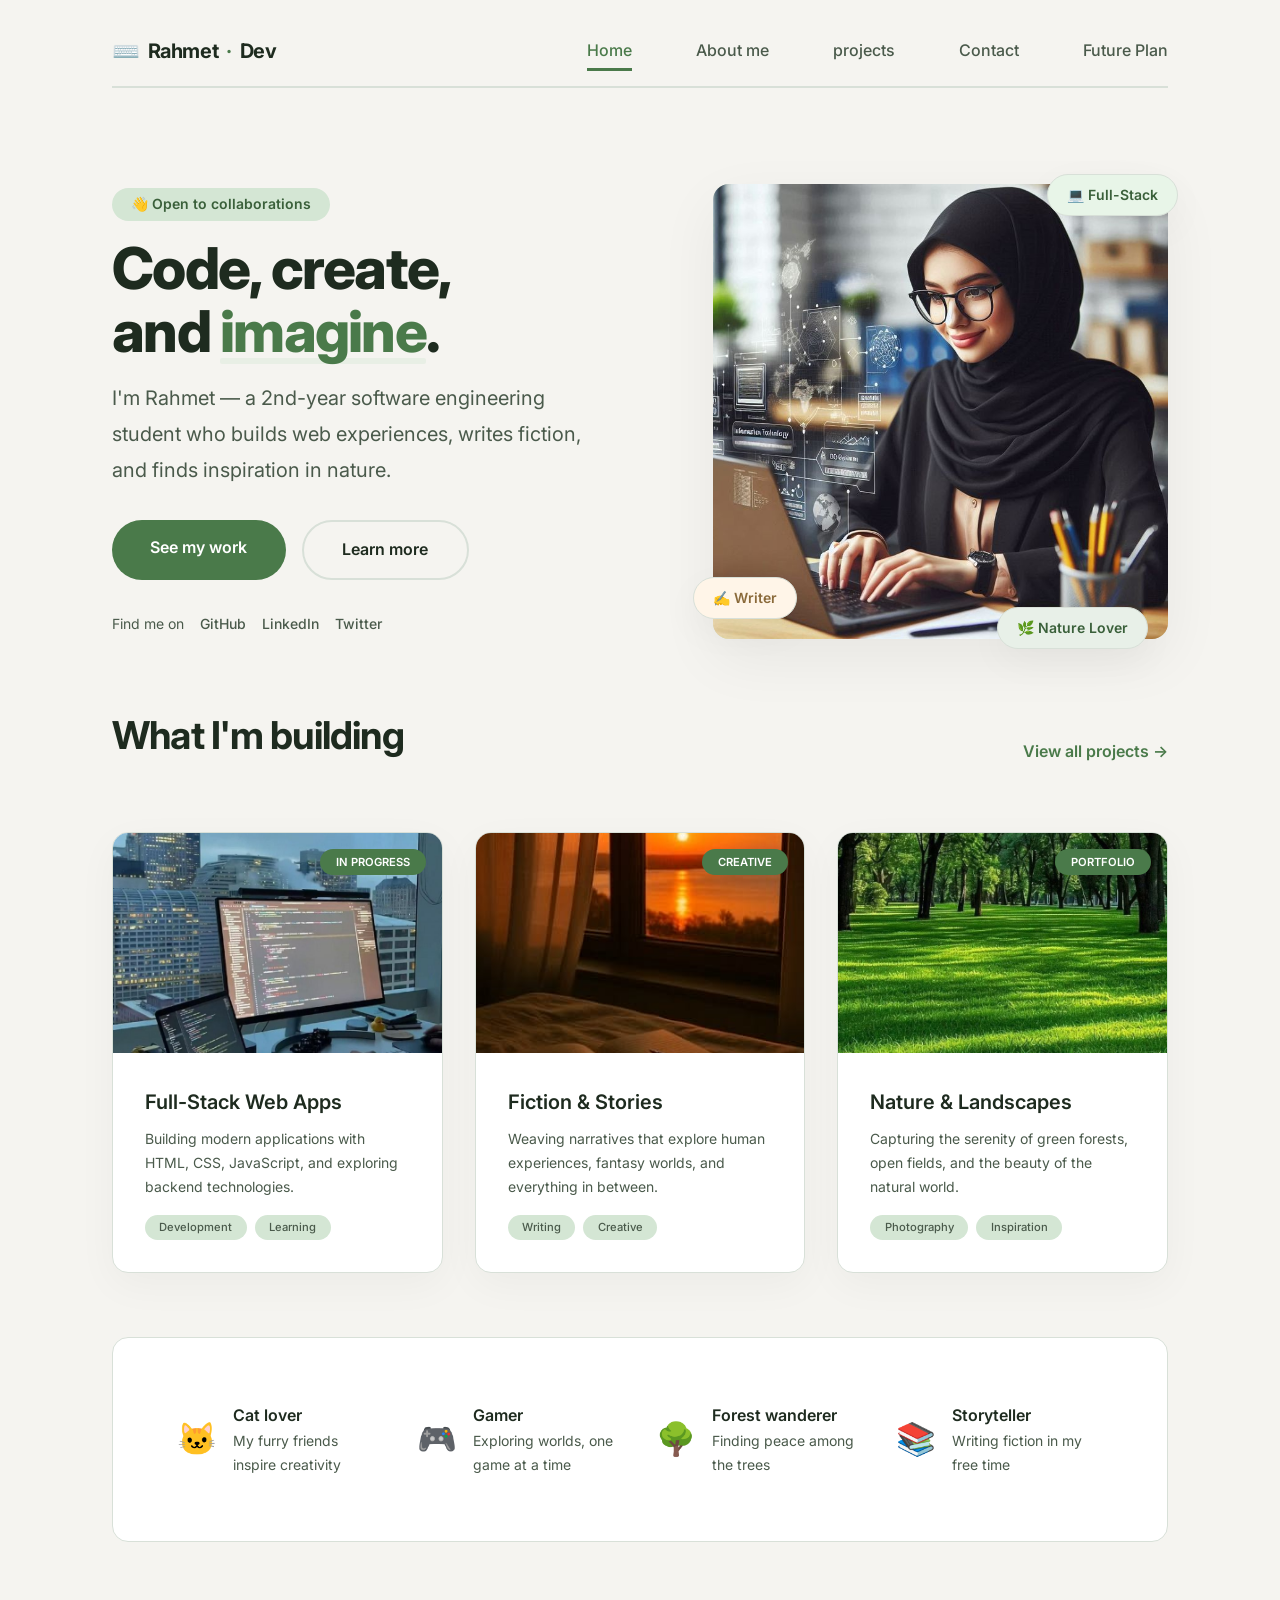
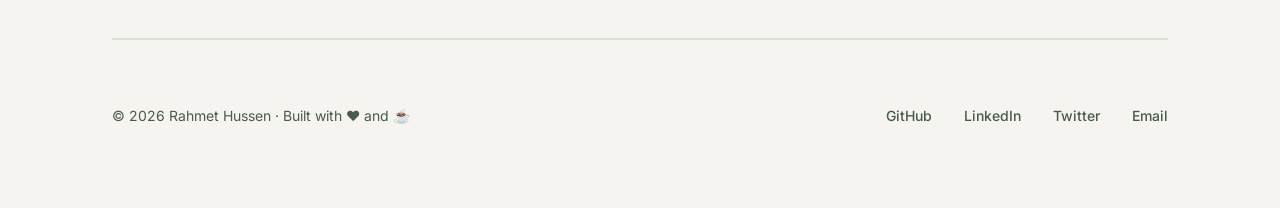
<file: index.html>
<!doctype html>
<html lang="en">
  <head>
    <meta charset="UTF-8" />
    <meta name="viewport" content="width=device-width, initial-scale=1.0" />
    <title>Rahmet Hussen · Developer & Creative</title>
    <link rel="stylesheet" href="style.css" />
  </head>
  <body>
    <div class="container">
      <nav class="nav">
        <div class="nav__logo">
          <span class="logo-icon">⌨️</span>
          Rahmet<span>·</span>Dev
        </div>
        <ul class="nav__links">
          <li><a href="index.html" class="active">Home</a></li>
          <li><a href="about.html">About me</a></li>
          <li><a href="projects.html">projects</a></li>
          <li><a href="contact.html">Contact</a></li>
          <li><a href="future-plan.html">Future Plan</a></li>
        </ul>
      </nav>

      <header class="hero">
        <div class="hero__content">
          <span class="hero__badge">👋 Open to collaborations</span>
          <h1>
            Code, create, <br />and <span class="highlight">imagine</span>.
          </h1>
          <p class="hero__tagline">
            I'm Rahmet — a 2nd-year software engineering student who builds web
            experiences, writes fiction, and finds inspiration in nature.
          </p>
          <div class="hero__buttons">
            <a href="projects.html" class="btn btn-primary">See my work</a>
            <a href="about.html" class="btn btn-outline">Learn more</a>
          </div>
          <div class="hero__social">
            <span>Find me on</span>
            <a href="#">GitHub</a>
            <a href="#">LinkedIn</a>
            <a href="#">Twitter</a>
          </div>
        </div>
        <div class="hero__image-wrapper">
          <div class="hero__image">
            <img src="my image.jpg" alt="Rahmet Hussen" />
          </div>
          <div class="hero__floating-tag tag-dev">💻 Full-Stack</div>
          <div class="hero__floating-tag tag-writer">✍️ Writer</div>
          <div class="hero__floating-tag tag-nature">🌿 Nature Lover</div>
        </div>
      </header>

      <section class="featured">
        <div class="section-header">
          <h2>What I'm building</h2>
          <a href="projects.html" class="view-all">View all projects →</a>
        </div>
        <div class="featured-grid">
          <article class="project-card">
            <div class="project-card__image">
              <img src="project image.jpg" alt="Full-Stack Development" />
              <span class="card-badge">In Progress</span>
            </div>
            <div class="project-card__body">
              <h3>Full-Stack Web Apps</h3>
              <p>
                Building modern applications with HTML, CSS, JavaScript, and
                exploring backend technologies.
              </p>
              <div class="card-footer">
                <span class="tag">Development</span>
                <span class="tag">Learning</span>
              </div>
            </div>
          </article>

          <article class="project-card">
            <div class="project-card__image">
              <img src="writing image.jpg" alt="Fiction Writing" />
              <span class="card-badge">Creative</span>
            </div>
            <div class="project-card__body">
              <h3>Fiction &amp; Stories</h3>
              <p>
                Weaving narratives that explore human experiences, fantasy
                worlds, and everything in between.
              </p>
              <div class="card-footer">
                <span class="tag">Writing</span>
                <span class="tag">Creative</span>
              </div>
            </div>
          </article>
          <article class="project-card">
            <div class="project-card__image">
              <img src="field image.jpg" alt="Nature Photography" />
              <span class="card-badge">Portfolio</span>
            </div>
            <div class="project-card__body">
              <h3>Nature &amp; Landscapes</h3>
              <p>
                Capturing the serenity of green forests, open fields, and the
                beauty of the natural world.
              </p>
              <div class="card-footer">
                <span class="tag">Photography</span>
                <span class="tag">Inspiration</span>
              </div>
            </div>
          </article>
        </div>
      </section>

      <section class="quick-links">
        <div class="quick-link-item">
          <span class="quick-icon">🐱</span>
          <div>
            <h4>Cat lover</h4>
            <p>My furry friends inspire creativity</p>
          </div>
        </div>
        <div class="quick-link-item">
          <span class="quick-icon">🎮</span>
          <div>
            <h4>Gamer</h4>
            <p>Exploring worlds, one game at a time</p>
          </div>
        </div>
        <div class="quick-link-item">
          <span class="quick-icon">🌳</span>
          <div>
            <h4>Forest wanderer</h4>
            <p>Finding peace among the trees</p>
          </div>
        </div>
        <div class="quick-link-item">
          <span class="quick-icon">📚</span>
          <div>
            <h4>Storyteller</h4>
            <p>Writing fiction in my free time</p>
          </div>
        </div>
      </section>

      <footer>
        <div class="footer-content">
          <p>© 2026 Rahmet Hussen · Built with ❤️ and ☕</p>
          <div class="footer-links">
            <a href="#">GitHub</a>
            <a href="#">LinkedIn</a>
            <a href="#">Twitter</a>
            <a href="#">Email</a>
          </div>
        </div>
      </footer>
    </div>
  </body>
</html>
</file>
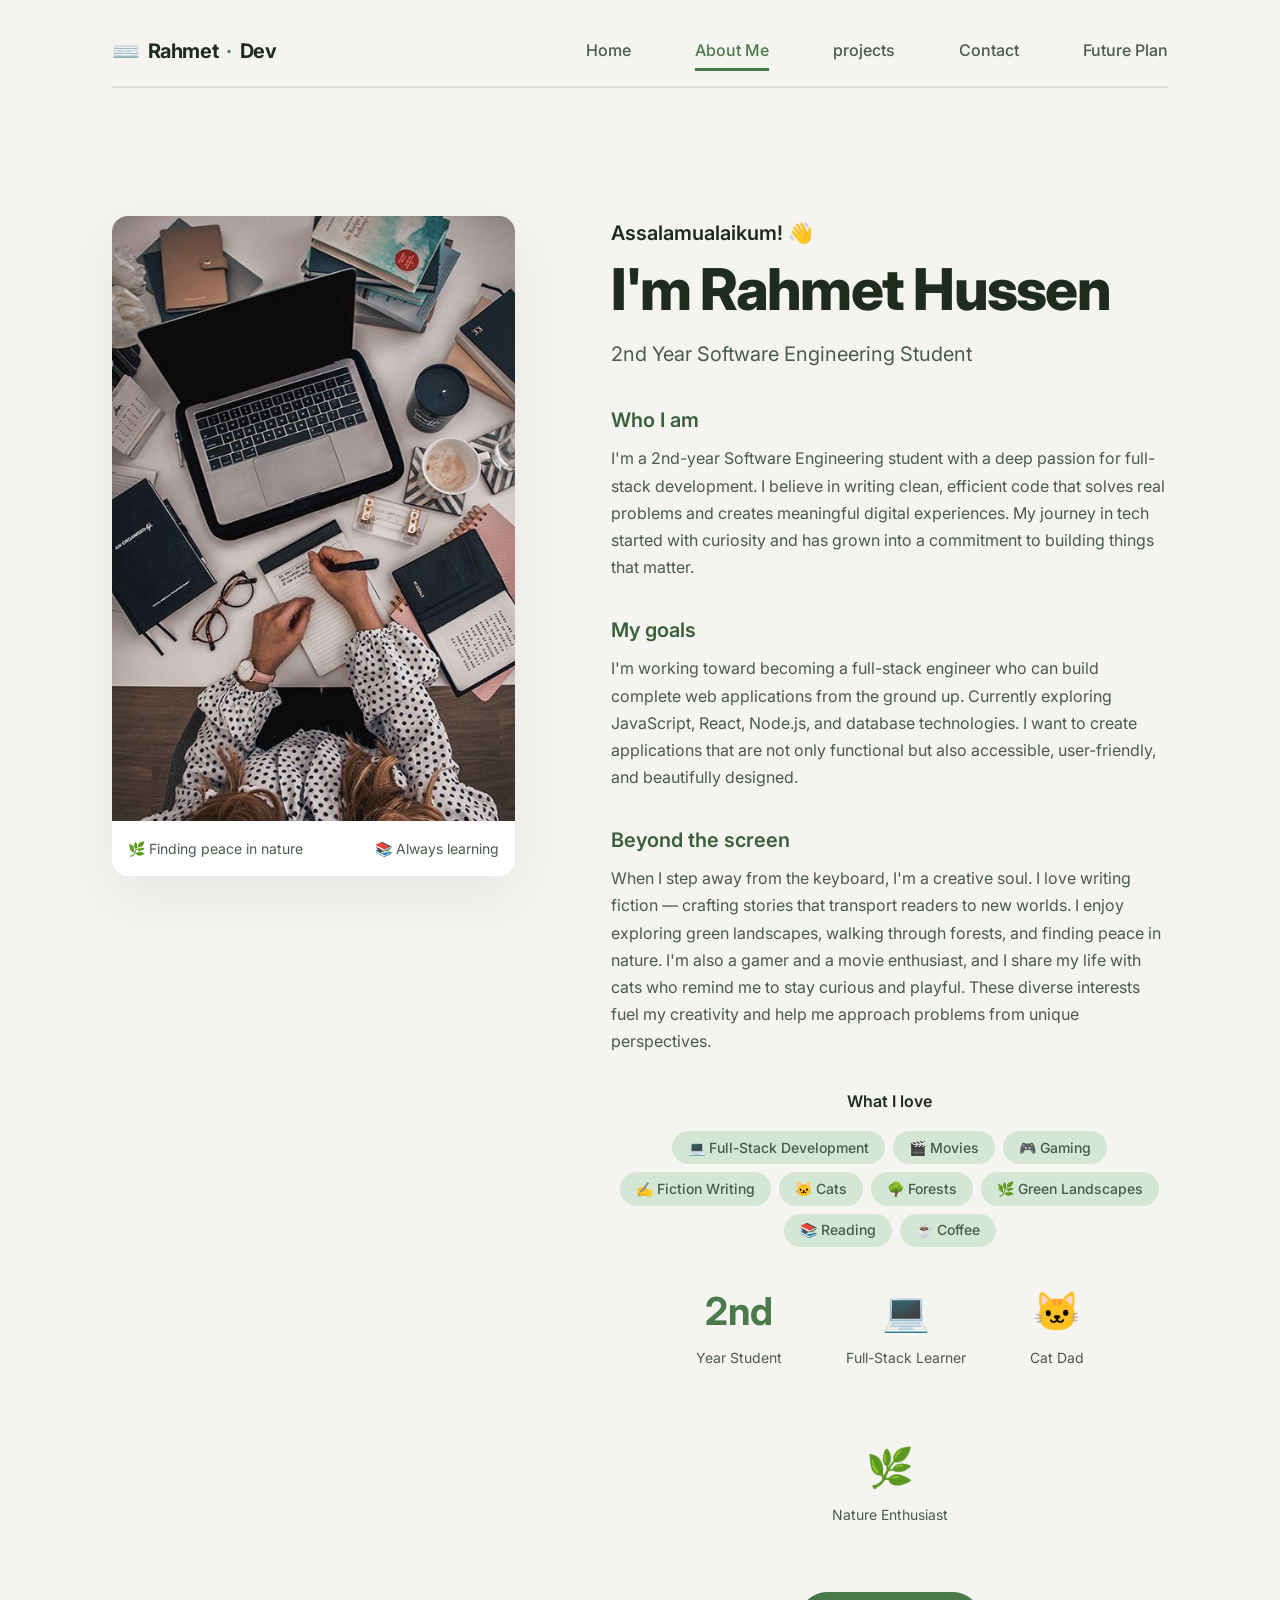
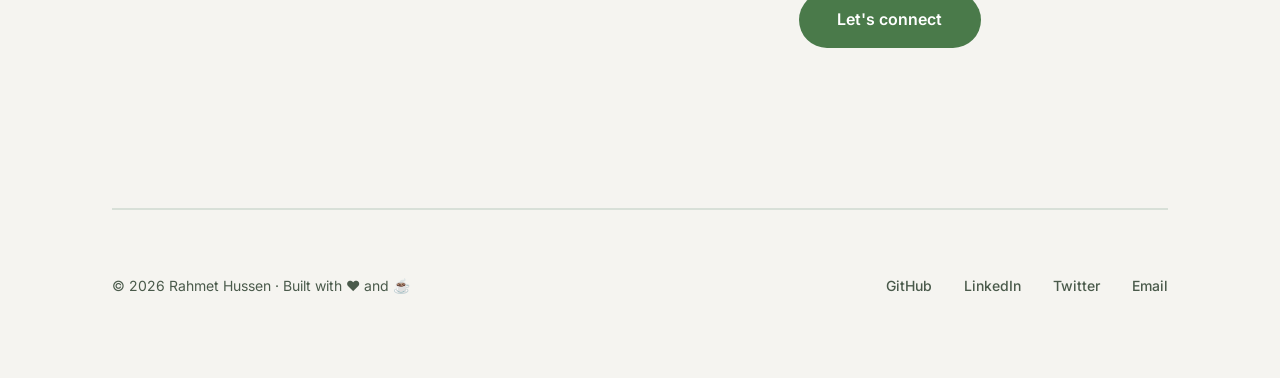
<file: about.html>
<!doctype html>

<html lang="en">
  <head>
    <meta charset="UTF-8" />
    <meta name="viewport" content="width=device-width, initial-scale=1.0" />
    <title>Rahmet Hussen · About Me</title>
    <link rel="stylesheet" href="style.css" />
  </head>
  <body>
    <div class="container">
      <nav class="nav">
        <div class="nav__logo">
          <span class="logo-icon">⌨️</span>
          Rahmet<span>·</span>Dev
        </div>
        <ul class="nav__links">
          <li><a href="index.html">Home</a></li>
          <li><a href="about.html" class="active">About Me</a></li>
          <li><a href="projects.html">projects</a></li>
          <li><a href="contact.html">Contact</a></li>
          <li><a href="future-plan.html">Future Plan</a></li>
        </ul>
      </nav>

      <section class="about-page">
        <div class="about-grid">
          <div class="about-grid__image">
            <img src="about image.jpg" alt="Rahmet Hussen" />
            <div class="image-caption">
              <span>🌿 Finding peace in nature</span>
              <span>📚 Always learning</span>
            </div>
          </div>
          <div class="about-grid__text">
            <div class="about-header">
              <span class="about-greeting">Assalamualaikum! 👋</span>
              <h1>I'm Rahmet Hussen</h1>
              <p class="role">2nd Year Software Engineering Student</p>
            </div>

            <div class="about-story">
              <h3>Who I am</h3>
              <p>
                I'm a 2nd-year Software Engineering student with a deep passion
                for full-stack development. I believe in writing clean,
                efficient code that solves real problems and creates meaningful
                digital experiences. My journey in tech started with curiosity
                and has grown into a commitment to building things that matter.
              </p>
            </div>

            <div class="about-story">
              <h3>My goals</h3>
              <p>
                I'm working toward becoming a full-stack engineer who can build
                complete web applications from the ground up. Currently
                exploring JavaScript, React, Node.js, and database technologies.
                I want to create applications that are not only functional but
                also accessible, user-friendly, and beautifully designed.
              </p>
            </div>

            <div class="about-story">
              <h3>Beyond the screen</h3>
              <p>
                When I step away from the keyboard, I'm a creative soul. I love
                writing fiction — crafting stories that transport readers to new
                worlds. I enjoy exploring green landscapes, walking through
                forests, and finding peace in nature. I'm also a gamer and a
                movie enthusiast, and I share my life with cats who remind me to
                stay curious and playful. These diverse interests fuel my
                creativity and help me approach problems from unique
                perspectives.
              </p>
            </div>

            <!-- ===== ONLY THESE ARE CENTERED ===== -->
            <div class="about-interests-center">
              <h4>What I love</h4>
              <div class="interest-tags-center">
                <span class="interest-tag">💻 Full-Stack Development</span>
                <span class="interest-tag">🎬 Movies</span>
                <span class="interest-tag">🎮 Gaming</span>
                <span class="interest-tag">✍️ Fiction Writing</span>
                <span class="interest-tag">🐱 Cats</span>
                <span class="interest-tag">🌳 Forests</span>
                <span class="interest-tag">🌿 Green Landscapes</span>
                <span class="interest-tag">📚 Reading</span>
                <span class="interest-tag">☕ Coffee</span>
              </div>
            </div>

            <div class="about-stats-center">
              <div>
                <span class="stat-number">2nd</span>
                <span class="stat-label">Year Student</span>
              </div>
              <div>
                <span class="stat-number">💻</span>
                <span class="stat-label">Full-Stack Learner</span>
              </div>
              <div>
                <span class="stat-number">🐱</span>
                <span class="stat-label">Cat Dad</span>
              </div>
              <div>
                <span class="stat-number">🌿</span>
                <span class="stat-label">Nature Enthusiast</span>
              </div>
            </div>

            <div class="about-btn-center">
              <a href="contact.html" class="btn btn-primary">Let's connect</a>
            </div>
          </div>
        </div>
      </section>

      <footer>
        <div class="footer-content">
          <p>© 2026 Rahmet Hussen · Built with ❤️ and ☕</p>
          <div class="footer-links">
            <a href="#">GitHub</a>
            <a href="#">LinkedIn</a>
            <a href="#">Twitter</a>
            <a href="#">Email</a>
          </div>
        </div>
      </footer>
    </div>
  </body>
</html>
</file>
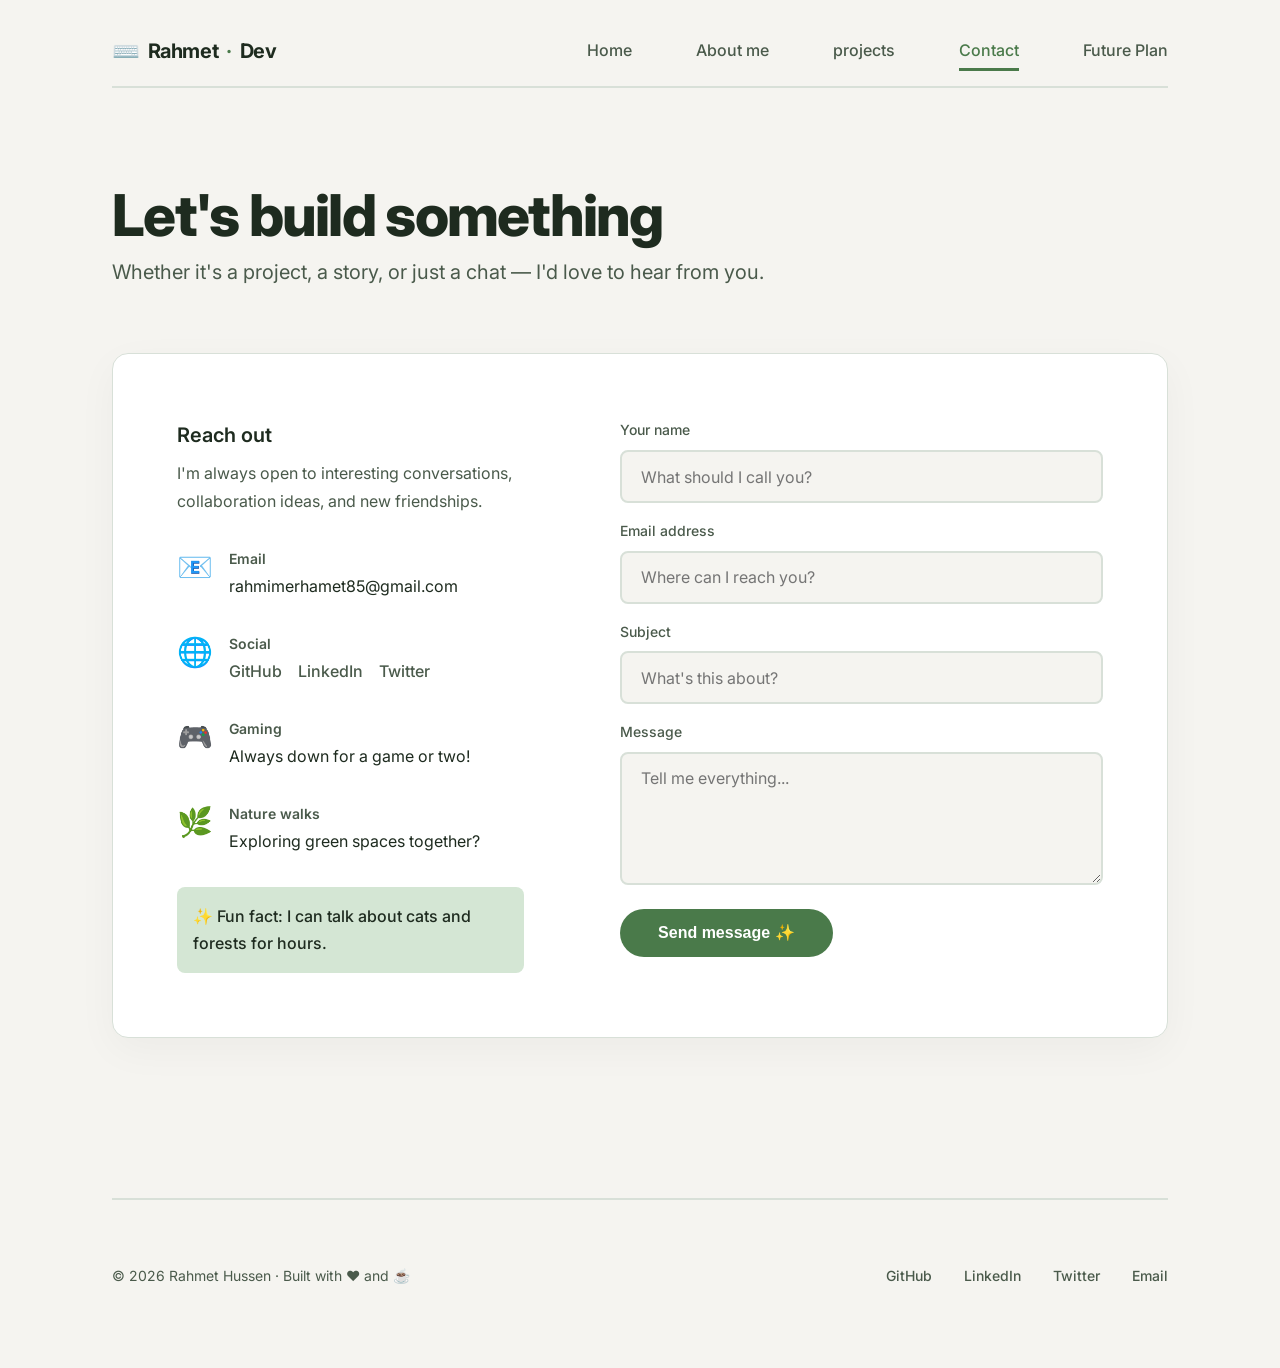
<file: contact.html>
<!doctype html>
<html lang="en">
  <head>
    <meta charset="UTF-8" />
    <meta name="viewport" content="width=device-width, initial-scale=1.0" />
    <title>Rahmet Hussen · Contact</title>
    <link rel="stylesheet" href="style.css" />
  </head>
  <body>
    <div class="container">
      <nav class="nav">
        <div class="nav__logo">
          <span class="logo-icon">⌨️</span>
          Rahmet<span>·</span>Dev
        </div>
        <ul class="nav__links">
          <li><a href="index.html">Home</a></li>
          <li><a href="about.html">About me</a></li>
          <li><a href="projects.html">projects</a></li>
          <li><a href="contact.html" class="active">Contact</a></li>
          <li><a href="future-plan.html">Future Plan</a></li>
        </ul>
      </nav>

      <section class="contact-page">
        <div class="page-header">
          <h1>Let's build something</h1>
          <p class="subtitle">
            Whether it's a project, a story, or just a chat — I'd love to hear
            from you.
          </p>
        </div>

        <div class="contact-wrap">
          <div class="contact-info">
            <h3>Reach out</h3>
            <p class="contact-sub">
              I'm always open to interesting conversations, collaboration ideas,
              and new friendships.
            </p>

            <div class="contact-item">
              <span class="contact-icon">📧</span>
              <div>
                <h4>Email</h4>
                <a href="mailto:rahmimerhamet85@gmail.com"
                  >rahmimerhamet85@gmail.com</a
                >
              </div>
            </div>

            <div class="contact-item">
              <span class="contact-icon">🌐</span>
              <div>
                <h4>Social</h4>
                <div class="contact-social-links">
                  <a href="#">GitHub</a>
                  <a href="#">LinkedIn</a>
                  <a href="#">Twitter</a>
                </div>
              </div>
            </div>

            <div class="contact-item">
              <span class="contact-icon">🎮</span>
              <div>
                <h4>Gaming</h4>
                <p>Always down for a game or two!</p>
              </div>
            </div>

            <div class="contact-item">
              <span class="contact-icon">🌿</span>
              <div>
                <h4>Nature walks</h4>
                <p>Exploring green spaces together?</p>
              </div>
            </div>

            <div class="contact-fun">
              <p>✨ Fun fact: I can talk about cats and forests for hours.</p>
            </div>
          </div>

          <form class="contact-form">
            <div class="form-group">
              <label for="name">Your name</label>
              <input
                type="text"
                id="name"
                placeholder="What should I call you?"
              />
            </div>
            <div class="form-group">
              <label for="email">Email address</label>
              <input
                type="email"
                id="email"
                placeholder="Where can I reach you?"
              />
            </div>
            <div class="form-group">
              <label for="subject">Subject</label>
              <input
                type="text"
                id="subject"
                placeholder="What's this about?"
              />
            </div>
            <div class="form-group">
              <label for="message">Message</label>
              <textarea
                id="message"
                rows="5"
                placeholder="Tell me everything..."
              ></textarea>
            </div>
            <button type="submit" class="btn btn-primary">
              Send message ✨
            </button>
          </form>
        </div>
      </section>

      <footer>
        <div class="footer-content">
          <p>© 2026 Rahmet Hussen · Built with ❤️ and ☕</p>
          <div class="footer-links">
            <a href="#">GitHub</a>
            <a href="#">LinkedIn</a>
            <a href="#">Twitter</a>
            <a href="#">Email</a>
          </div>
        </div>
      </footer>
    </div>
  </body>
</html>
</file>
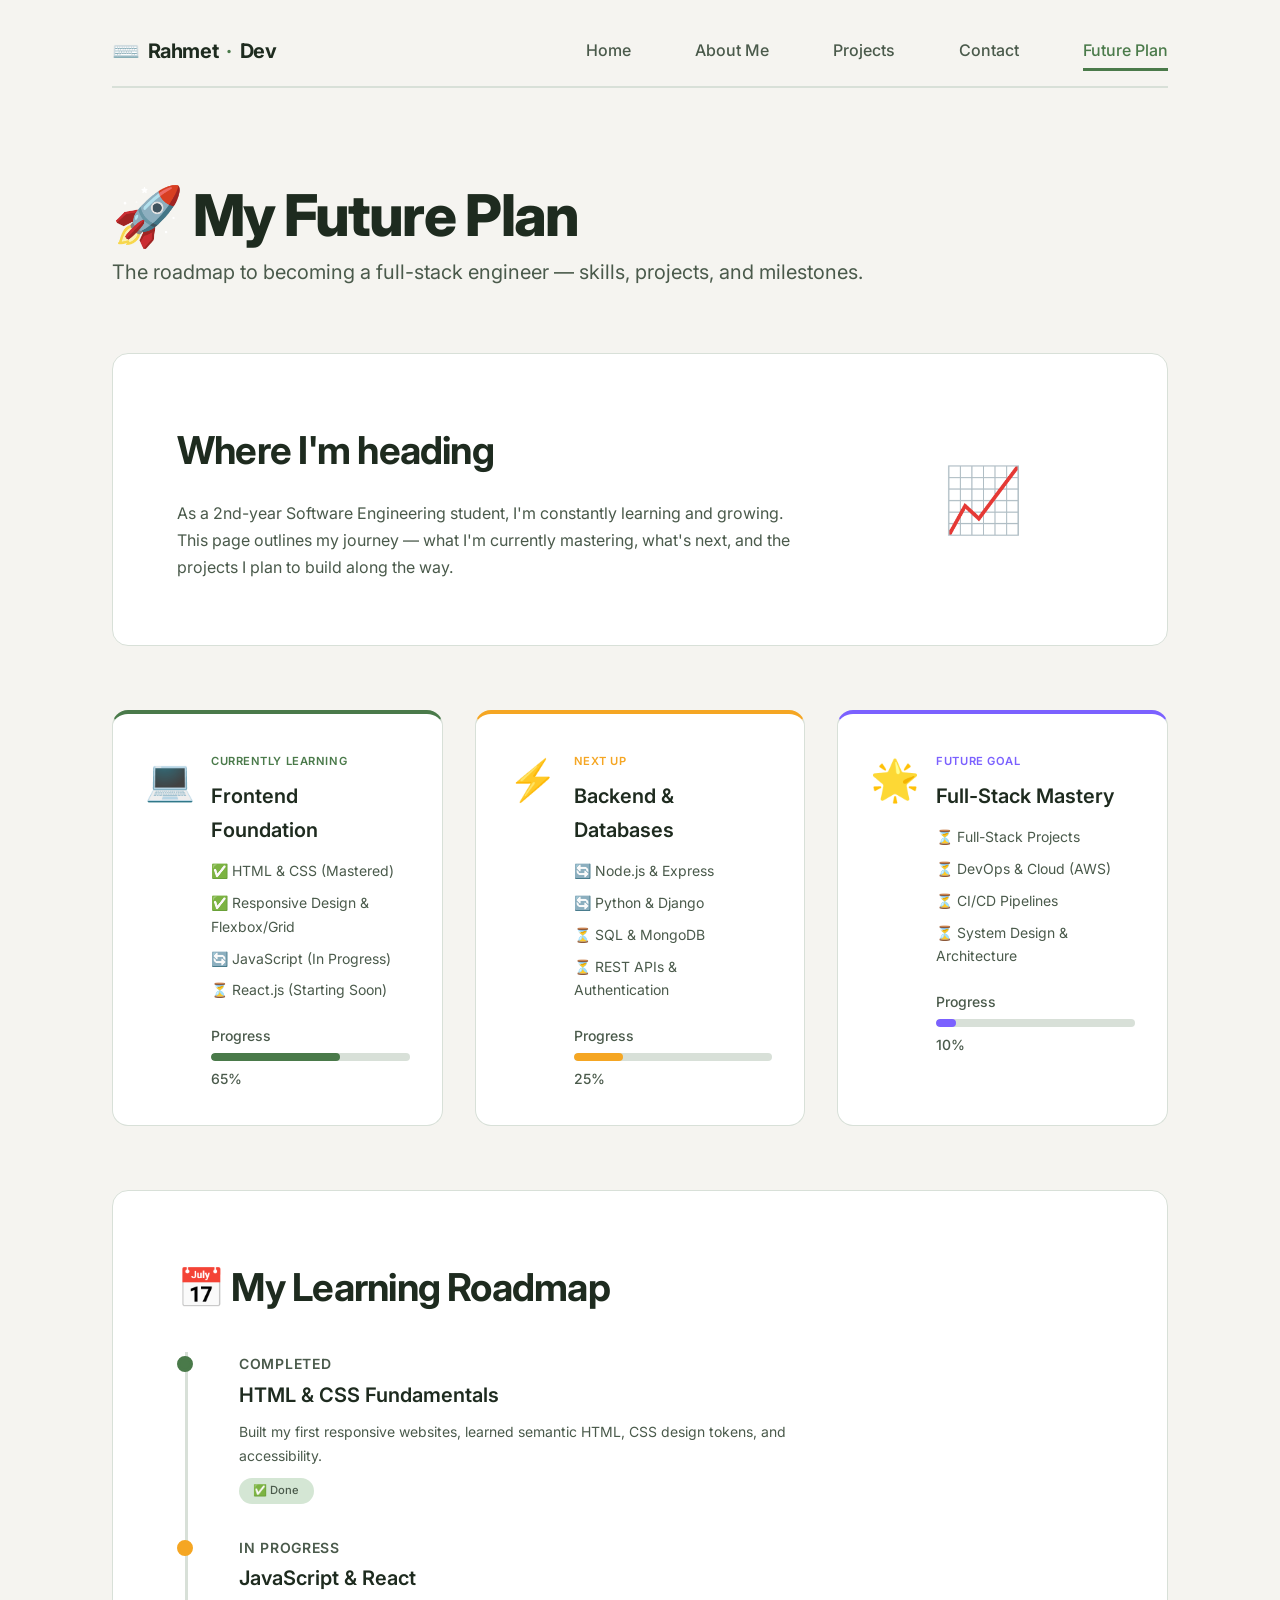
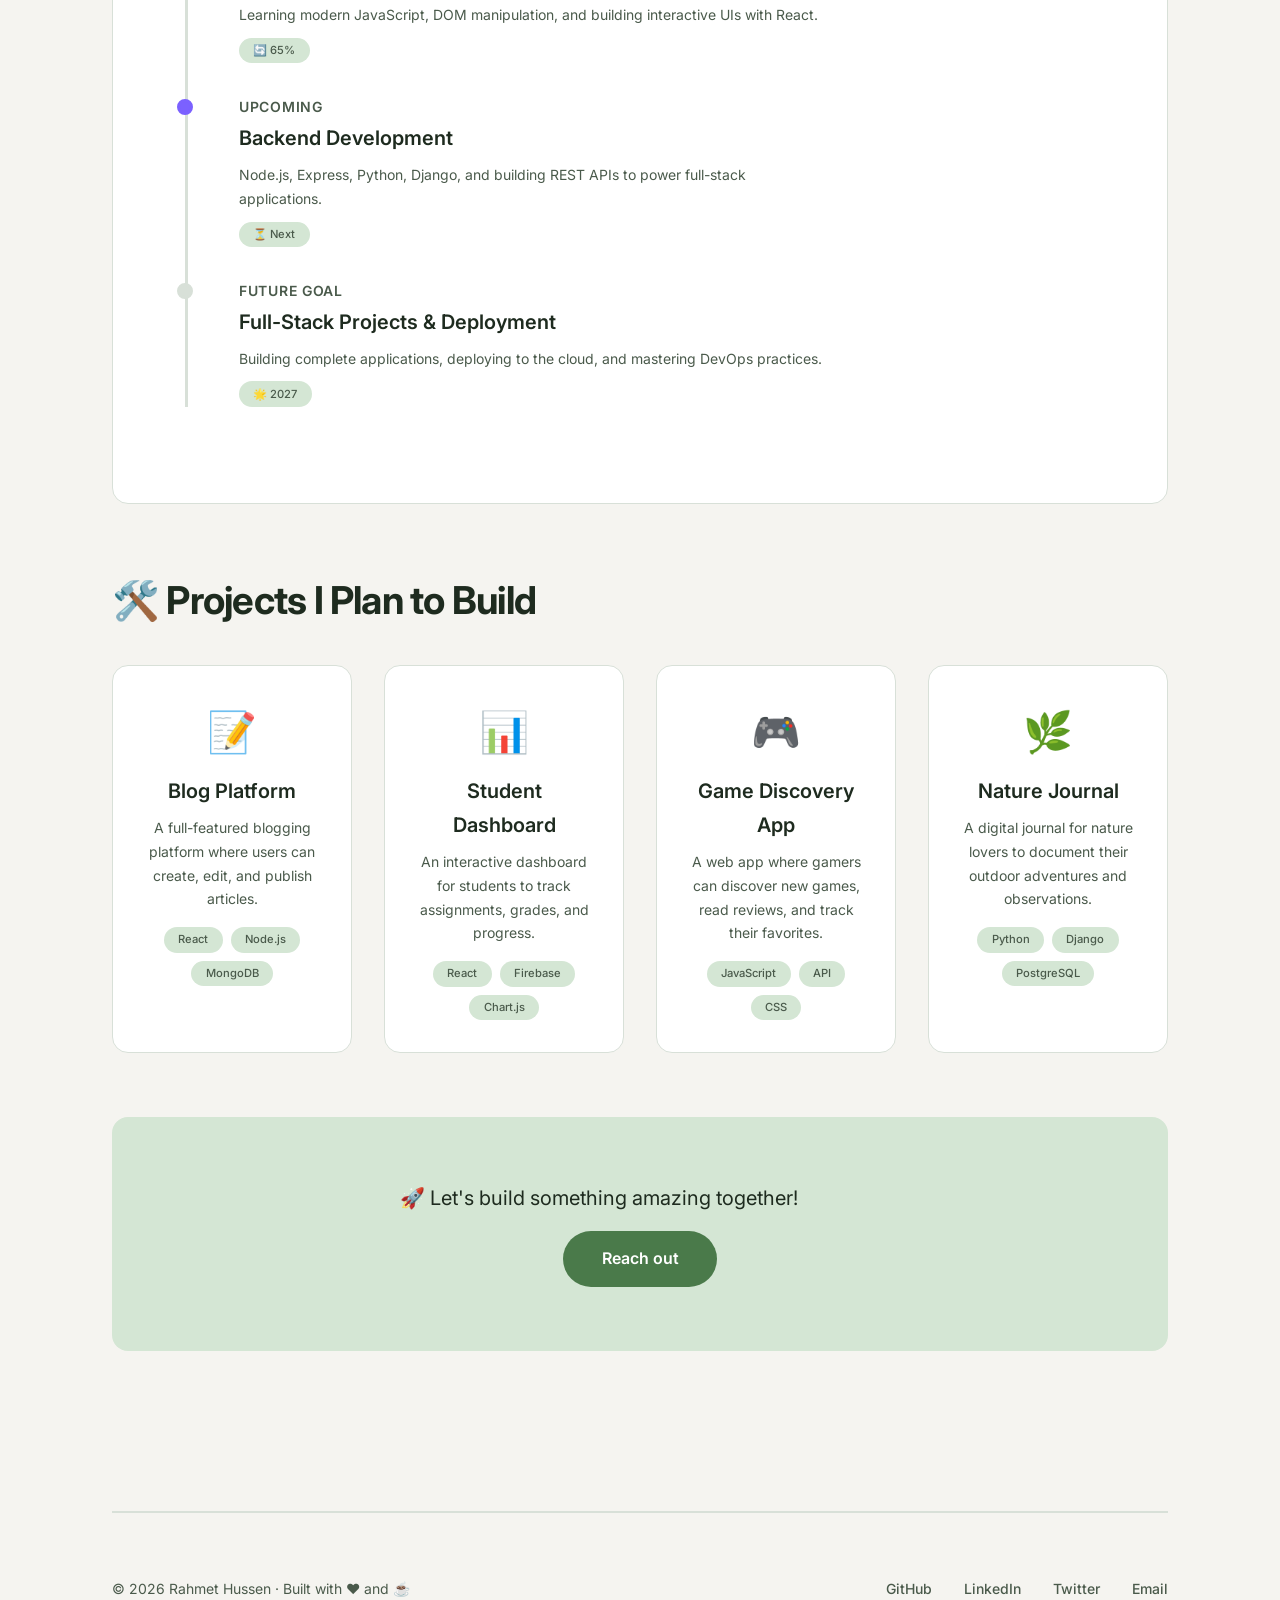
<file: future-plan.html>
<!doctype html>
<html lang="en">
  <head>
    <meta charset="UTF-8" />
    <meta name="viewport" content="width=device-width, initial-scale=1.0" />
    <title>Rahmet Hussen · Feature Plan</title>
    <link rel="stylesheet" href="style.css" />
</head>
<body>
  </head>
  <body>
    <div class="container">
      <nav class="nav">
        <div class="nav__logo">
          <span class="logo-icon">⌨️</span>
          Rahmet<span>·</span>Dev
        </div>
        <ul class="nav__links">
          <li><a href="index.html">Home</a></li>
          <li><a href="about.html">About Me</a></li>
          <li><a href="projects.html">Projects</a></li>
          <li><a href="contact.html">Contact</a></li>
          <li><a href="future-plan.html" class="active">Future Plan</a></li>
        </ul>
      </nav>

      <section class="features-page">
        <div class="page-header">
          <h1>🚀 My Future Plan</h1>
          <p class="subtitle">
            The roadmap to becoming a full-stack engineer — skills, projects,
            and milestones.
          </p>
        </div>

        <div class="features-intro">
          <div class="features-intro-text">
            <h2>Where I'm heading</h2>
            <p>
              As a 2nd-year Software Engineering student, I'm constantly
              learning and growing. This page outlines my journey — what I'm
              currently mastering, what's next, and the projects I plan to build
              along the way.
            </p>
          </div>
          <div class="features-intro-icon">
            <span>📈</span>
          </div>
        </div>

        <div class="features-grid">
          <div class="feature-card feature-current">
            <div class="feature-icon">💻</div>
            <div class="feature-content">
              <span class="feature-badge">Currently Learning</span>
              <h3>Frontend Foundation</h3>
              <ul>
                <li>✅ HTML &amp; CSS (Mastered)</li>
                <li>✅ Responsive Design &amp; Flexbox/Grid</li>
                <li>🔄 JavaScript (In Progress)</li>
                <li>⏳ React.js (Starting Soon)</li>
              </ul>
              <div class="feature-progress">
                <span>Progress</span>
                <div class="progress-bar">
                  <div class="progress-fill" style="width: 65%"></div>
                </div>
                <span class="progress-label">65%</span>
              </div>
            </div>
          </div>

          <div class="feature-card feature-next">
            <div class="feature-icon">⚡</div>
            <div class="feature-content">
              <span class="feature-badge">Next Up</span>
              <h3>Backend &amp; Databases</h3>
              <ul>
                <li>🔄 Node.js &amp; Express</li>
                <li>🔄 Python &amp; Django</li>
                <li>⏳ SQL &amp; MongoDB</li>
                <li>⏳ REST APIs &amp; Authentication</li>
              </ul>
              <div class="feature-progress">
                <span>Progress</span>
                <div class="progress-bar">
                  <div class="progress-fill" style="width: 25%"></div>
                </div>
                <span class="progress-label">25%</span>
              </div>
            </div>
          </div>
          <div class="feature-card feature-future">
            <div class="feature-icon">🌟</div>
            <div class="feature-content">
              <span class="feature-badge">Future Goal</span>
              <h3>Full-Stack Mastery</h3>
              <ul>
                <li>⏳ Full-Stack Projects</li>
                <li>⏳ DevOps &amp; Cloud (AWS)</li>
                <li>⏳ CI/CD Pipelines</li>
                <li>⏳ System Design &amp; Architecture</li>
              </ul>
              <div class="feature-progress">
                <span>Progress</span>
                <div class="progress-bar">
                  <div class="progress-fill" style="width: 10%"></div>
                </div>
                <span class="progress-label">10%</span>
              </div>
            </div>
          </div>
        </div>

        <div class="features-roadmap">
          <h2>📅 My Learning Roadmap</h2>
          <div class="roadmap-timeline">
            <div class="timeline-item">
              <div class="timeline-dot completed"></div>
              <div class="timeline-content">
                <h4>Completed</h4>
                <h3>HTML &amp; CSS Fundamentals</h3>
                <p>
                  Built my first responsive websites, learned semantic HTML, CSS
                  design tokens, and accessibility.
                </p>
                <span class="tag">✅ Done</span>
              </div>
            </div>

            <div class="timeline-item">
              <div class="timeline-dot current"></div>
              <div class="timeline-content">
                <h4>In Progress</h4>
                <h3>JavaScript &amp; React</h3>
                <p>
                  Learning modern JavaScript, DOM manipulation, and building
                  interactive UIs with React.
                </p>
                <span class="tag">🔄 65%</span>
              </div>
            </div>

            <div class="timeline-item">
              <div class="timeline-dot upcoming"></div>
              <div class="timeline-content">
                <h4>Upcoming</h4>
                <h3>Backend Development</h3>
                <p>
                  Node.js, Express, Python, Django, and building REST APIs to
                  power full-stack applications.
                </p>
                <span class="tag">⏳ Next</span>
              </div>
            </div>

            <div class="timeline-item">
              <div class="timeline-dot future"></div>
              <div class="timeline-content">
                <h4>Future Goal</h4>
                <h3>Full-Stack Projects &amp; Deployment</h3>
                <p>
                  Building complete applications, deploying to the cloud, and
                  mastering DevOps practices.
                </p>
                <span class="tag">🌟 2027</span>
              </div>
            </div>
          </div>
        </div>

        <div class="features-projects">
          <h2>🛠️ Projects I Plan to Build</h2>
          <div class="future-projects-grid">
            <div class="future-project-card">
              <div class="future-project-icon">📝</div>
              <h3>Blog Platform</h3>
              <p>
                A full-featured blogging platform where users can create, edit,
                and publish articles.
              </p>
              <div class="future-tags">
                <span class="tag">React</span>
                <span class="tag">Node.js</span>
                <span class="tag">MongoDB</span>
              </div>
            </div>
            <div class="future-project-card">
              <div class="future-project-icon">📊</div>
              <h3>Student Dashboard</h3>
              <p>
                An interactive dashboard for students to track assignments,
                grades, and progress.
              </p>
              <div class="future-tags">
                <span class="tag">React</span>
                <span class="tag">Firebase</span>
                <span class="tag">Chart.js</span>
              </div>
            </div>

            <div class="future-project-card">
              <div class="future-project-icon">🎮</div>
              <h3>Game Discovery App</h3>
              <p>
                A web app where gamers can discover new games, read reviews, and
                track their favorites.
              </p>
              <div class="future-tags">
                <span class="tag">JavaScript</span>
                <span class="tag">API</span>
                <span class="tag">CSS</span>
              </div>
            </div>

            <div class="future-project-card">
              <div class="future-project-icon">🌿</div>
              <h3>Nature Journal</h3>
              <p>
                A digital journal for nature lovers to document their outdoor
                adventures and observations.
              </p>
              <div class="future-tags">
                <span class="tag">Python</span>
                <span class="tag">Django</span>
                <span class="tag">PostgreSQL</span>
              </div>
            </div>
          </div>
        </div>

        <div class="features-cta">
          <p>🚀 Let's build something amazing together!</p>
          <a href="contact.html" class="btn btn-primary">Reach out</a>
        </div>
      </section>

      <footer>
        <div class="footer-content">
          <p>© 2026 Rahmet Hussen · Built with ❤️ and ☕</p>
          <div class="footer-links">
            <a href="#">GitHub</a>
            <a href="#">LinkedIn</a>
            <a href="#">Twitter</a>
            <a href="#">Email</a>
          </div>
        </div>
      </footer>
    </div>
  </body>
</html>
</file>
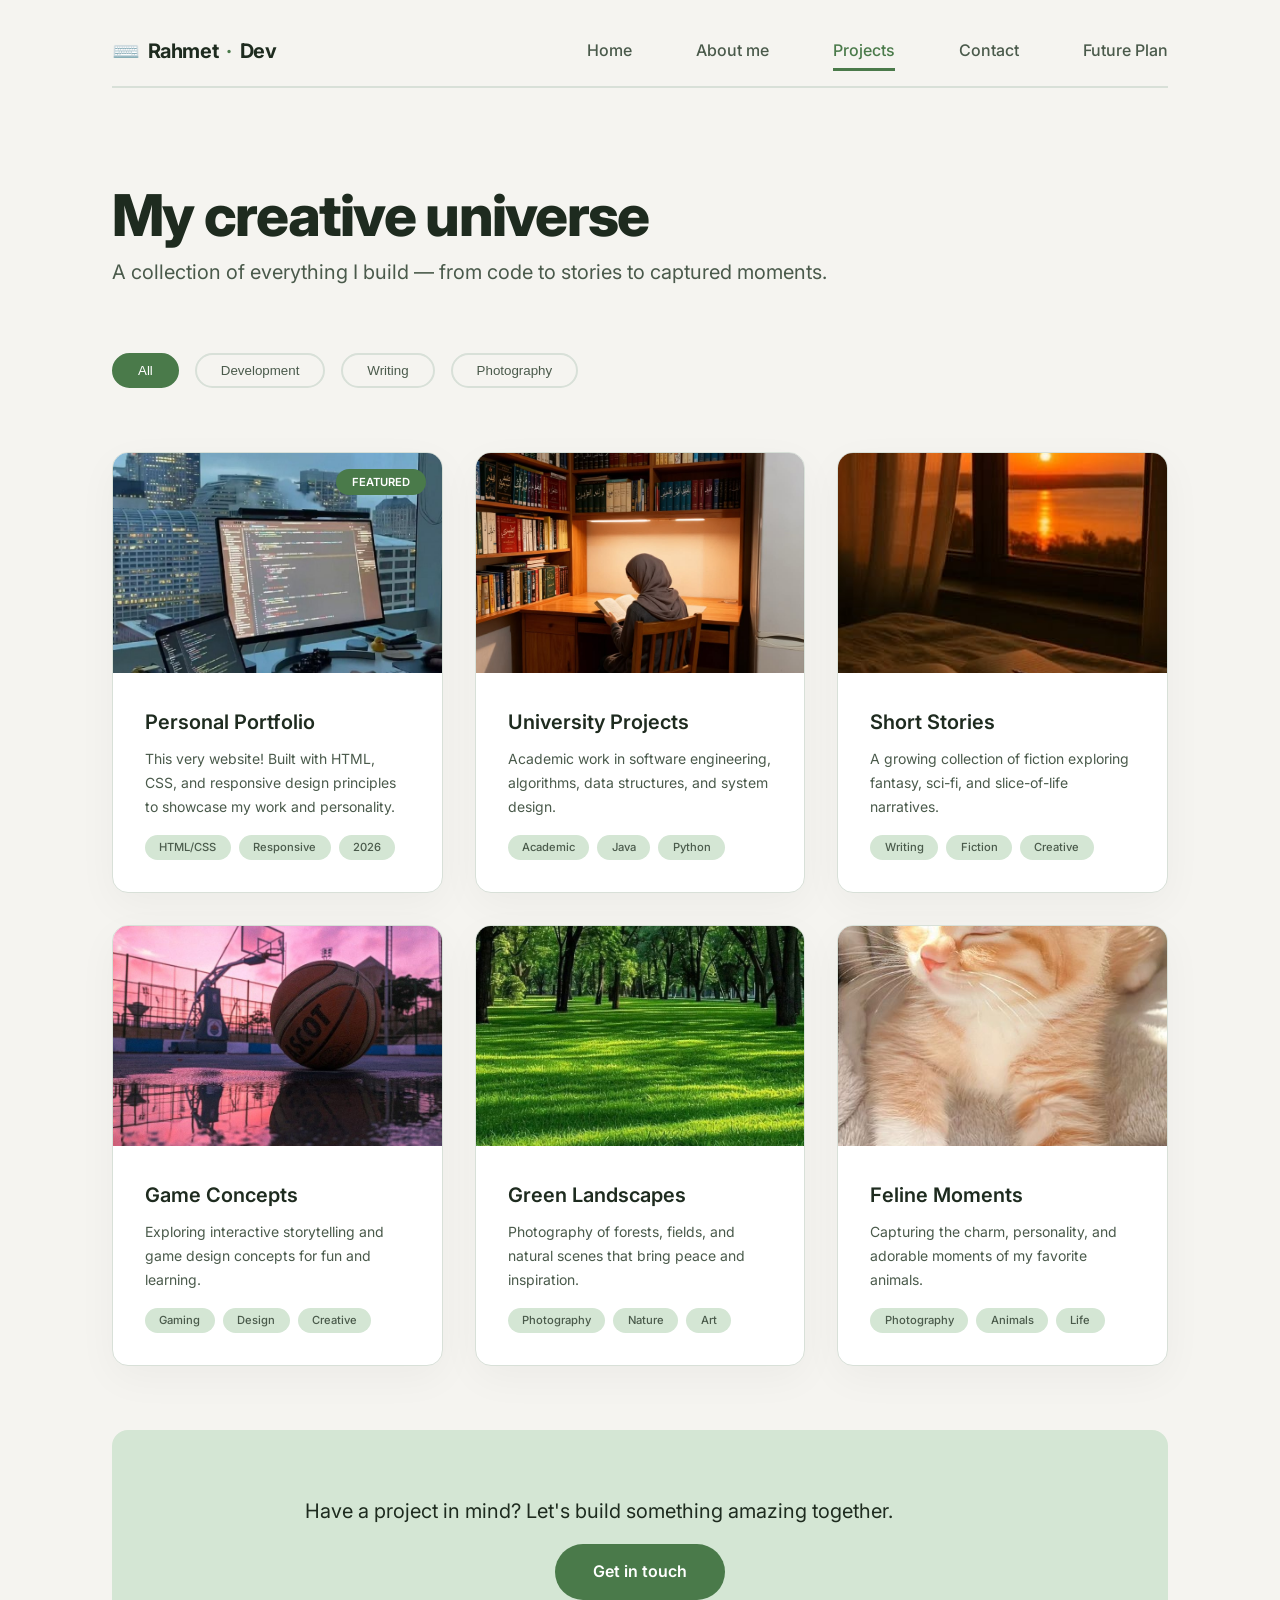
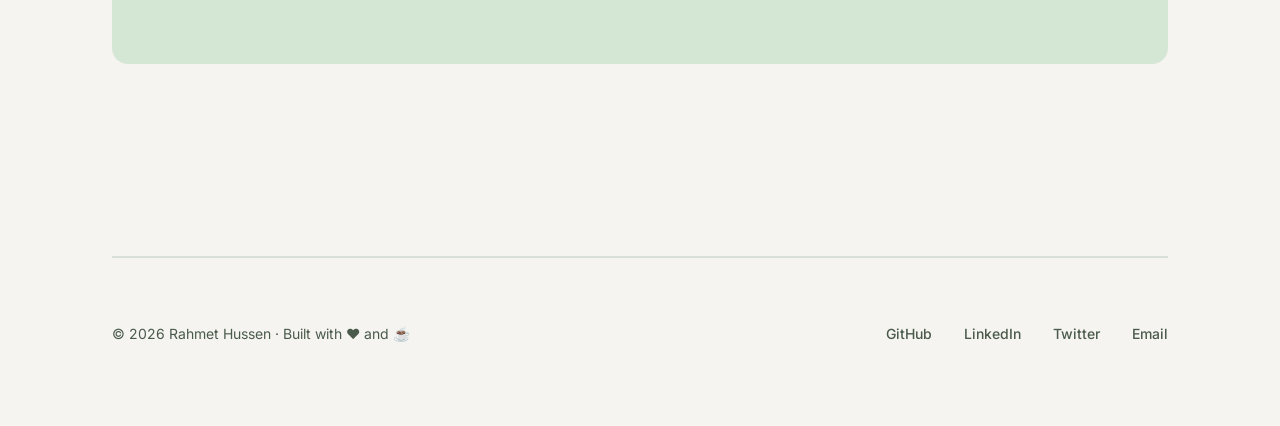
<file: projects.html>
<!doctype html>
<html lang="en">
  <head>
    <meta charset="UTF-8" />
    <meta name="viewport" content="width=device-width, initial-scale=1.0" />
    <title>Rahmet Hussen · Projects</title>
    <link rel="stylesheet" href="style.css" />
  </head>
  <body>
    <div class="container">
      <nav class="nav">
        <div class="nav__logo">
          <span class="logo-icon">⌨️</span>
          Rahmet<span>·</span>Dev
        </div>
        <ul class="nav__links">
          <li><a href="index.html">Home</a></li>
          <li><a href="about.html">About me</a></li>
          <li><a href="projects.html" class="active">Projects</a></li>
          <li><a href="contact.html">Contact</a></li>
          <li><a href="future-plan.html">Future Plan</a></li>
        </ul>
      </nav>

      <section class="projects-page">
        <div class="page-header">
          <h1>My creative universe</h1>
          <p class="subtitle">
            A collection of everything I build — from code to stories to
            captured moments.
          </p>
        </div>

        <div class="projects-tabs">
          <button class="tab active">All</button>
          <button class="tab">Development</button>
          <button class="tab">Writing</button>
          <button class="tab">Photography</button>
        </div>

        <div class="projects-grid">
          <article class="project-card featured-card">
            <div class="project-card__image">
              <img src="project image.jpg" alt="Portfolio Website" />
              <span class="card-badge">Featured</span>
            </div>
            <div class="project-card__body">
              <h3>Personal Portfolio</h3>
              <p>
                This very website! Built with HTML, CSS, and responsive design
                principles to showcase my work and personality.
              </p>
              <div class="card-footer">
                <span class="tag">HTML/CSS</span>
                <span class="tag">Responsive</span>
                <span class="tag">2026</span>
              </div>
            </div>
          </article>

          <article class="project-card">
            <div class="project-card__image">
              <img src="student image.jpg" alt="University Projects" />
            </div>
            <div class="project-card__body">
              <h3>University Projects</h3>
              <p>
                Academic work in software engineering, algorithms, data
                structures, and system design.
              </p>
              <div class="card-footer">
                <span class="tag">Academic</span>
                <span class="tag">Java</span>
                <span class="tag">Python</span>
              </div>
            </div>
          </article>

          <article class="project-card">
            <div class="project-card__image">
              <img src="writing image.jpg" alt="Fiction Collection" />
            </div>
            <div class="project-card__body">
              <h3>Short Stories</h3>
              <p>
                A growing collection of fiction exploring fantasy, sci-fi, and
                slice-of-life narratives.
              </p>
              <div class="card-footer">
                <span class="tag">Writing</span>
                <span class="tag">Fiction</span>
                <span class="tag">Creative</span>
              </div>
            </div>
          </article>

          <article class="project-card">
            <div class="project-card__image">
              <img src="game image.jpg" alt="Game Design" />
            </div>
            <div class="project-card__body">
              <h3>Game Concepts</h3>
              <p>
                Exploring interactive storytelling and game design concepts for
                fun and learning.
              </p>
              <div class="card-footer">
                <span class="tag">Gaming</span>
                <span class="tag">Design</span>
                <span class="tag">Creative</span>
              </div>
            </div>
          </article>

          <article class="project-card">
            <div class="project-card__image">
              <img src="field image.jpg" alt="Nature Photography" />
            </div>
            <div class="project-card__body">
              <h3>Green Landscapes</h3>
              <p>
                Photography of forests, fields, and natural scenes that bring
                peace and inspiration.
              </p>
              <div class="card-footer">
                <span class="tag">Photography</span>
                <span class="tag">Nature</span>
                <span class="tag">Art</span>
              </div>
            </div>
          </article>

          <article class="project-card">
            <div class="project-card__image">
              <img src="cat image.jpg" alt="Cat Photography" />
            </div>
            <div class="project-card__body">
              <h3>Feline Moments</h3>
              <p>
                Capturing the charm, personality, and adorable moments of my
                favorite animals.
              </p>
              <div class="card-footer">
                <span class="tag">Photography</span>
                <span class="tag">Animals</span>
                <span class="tag">Life</span>
              </div>
            </div>
          </article>
        </div>

        <div class="projects-cta">
          <p>Have a project in mind? Let's build something amazing together.</p>
          <a href="contact.html" class="btn btn-primary">Get in touch</a>
        </div>
      </section>

      <footer>
        <div class="footer-content">
          <p>© 2026 Rahmet Hussen · Built with ❤️ and ☕</p>
          <div class="footer-links">
            <a href="#">GitHub</a>
            <a href="#">LinkedIn</a>
            <a href="#">Twitter</a>
            <a href="#">Email</a>
          </div>
        </div>
      </footer>
    </div>
  </body>
</html>
</file>
<file: style.css>
@import url("https://fonts.googleapis.com/css2?family=Inter:wght@300;400;500;600;700;800&display=swap");

:root {
  --color-bg: #f5f4f0;
  --color-surface: #ffffff;
  --color-text-primary: #1e2b1f;
  --color-text-secondary: #4a5a4b;
  --color-accent: #4a7a4a;
  --color-accent-light: #d4e6d4;
  --color-accent-dark: #3a603a;
  --color-border: #d8e0d8;
  --color-card-shadow: rgba(30, 43, 31, 0.08);

  --font-family: "Inter", -apple-system, BlinkMacSystemFont, sans-serif;
  --font-size-base: 1rem;
  --font-size-small: 0.875rem;
  --font-size-large: 1.25rem;
  --font-size-xl: 2.4rem;
  --font-size-xxl: 3.6rem;

  --spacing-xs: 0.5rem;
  --spacing-sm: 1rem;
  --spacing-md: 2rem;
  --spacing-lg: 4rem;
  --spacing-xl: 6rem;

  --border-radius: 16px;
  --border-radius-sm: 8px;
  --shadow-soft: 0 12px 40px rgba(0, 0, 0, 0.04);
  --shadow-medium: 0 20px 60px rgba(0, 0, 0, 0.06);
  --transition: 0.3s cubic-bezier(0.4, 0, 0.2, 1);
}

* {
  margin: 0;
  padding: 0;
  box-sizing: border-box;
}

body {
  font-family: var(--font-family);
  background: var(--color-bg);
  color: var(--color-text-primary);
  line-height: 1.7;
  padding: var(--spacing-sm);
}

.container {
  max-width: 1280px;
  margin: 0 auto;
  padding: 0 var(--spacing-md);
}

h1 {
  font-size: var(--font-size-xxl);
  font-weight: 800;
  letter-spacing: -0.03em;
  line-height: 1.1;
  margin-bottom: var(--spacing-sm);
  color: var(--color-text-primary);
}

h2 {
  font-size: var(--font-size-xl);
  font-weight: 700;
  letter-spacing: -0.02em;
  color: var(--color-text-primary);
  margin-bottom: var(--spacing-md);
}

h3 {
  font-size: var(--font-size-large);
  font-weight: 600;
  color: var(--color-text-primary);
}

h4 {
  font-size: var(--font-size-base);
  font-weight: 600;
  color: var(--color-text-primary);
}

p {
  color: var(--color-text-secondary);
  max-width: 65ch;
}

a {
  color: var(--color-accent);
  text-decoration: none;
  transition: var(--transition);
}

a:hover {
  color: var(--color-accent-dark);
}

.highlight {
  color: var(--color-accent);
  position: relative;
}

.highlight::after {
  content: "";
  position: absolute;
  bottom: 2px;
  left: 0;
  width: 100%;
  height: 6px;
  background: var(--color-accent-light);
  opacity: 0.4;
  border-radius: 2px;
  z-index: -1;
}

.nav {
  display: flex;
  justify-content: space-between;
  align-items: center;
  padding: var(--spacing-sm) 0;
  flex-wrap: wrap;
  border-bottom: 2px solid var(--color-border);
  margin-bottom: var(--spacing-lg);
}

.nav__logo {
  font-weight: 700;
  font-size: var(--font-size-large);
  letter-spacing: -0.02em;
  display: flex;
  align-items: center;
  gap: var(--spacing-xs);
  color: var(--color-text-primary);
}

.logo-icon {
  font-size: 1.4rem;
}

.nav__logo span {
  color: var(--color-accent);
}

.nav__links {
  display: flex;
  gap: var(--spacing-lg);
  list-style: none;
  font-weight: 500;
}

.nav__links a {
  padding: var(--spacing-xs) 0;
  border-bottom: 3px solid transparent;
  transition: var(--transition);
  color: var(--color-text-secondary);
  text-decoration: none;
  font-size: var(--font-size-base);
}

.nav__links a:hover,
.nav__links a.active {
  border-bottom-color: var(--color-accent);
  color: var(--color-accent);
}

.btn {
  display: inline-block;
  padding: 0.9rem 2.4rem;
  border-radius: 60px;
  font-weight: 600;
  border: none;
  cursor: pointer;
  text-decoration: none;
  transition: var(--transition);
  font-size: var(--font-size-base);
}

.btn-primary {
  background: var(--color-accent);
  color: #ffffff;
}

.btn-primary:hover {
  background: var(--color-accent-dark);
  color: #ffffff;
  transform: translateY(-3px);
  box-shadow: 0 12px 30px rgba(74, 122, 74, 0.3);
}

.btn-outline {
  background: transparent;
  color: var(--color-text-primary);
  border: 2px solid var(--color-border);
}

.btn-outline:hover {
  border-color: var(--color-accent);
  color: var(--color-accent);
  transform: translateY(-3px);
}

.hero {
  display: flex;
  flex-wrap: wrap;
  align-items: center;
  gap: var(--spacing-xl);
  padding: var(--spacing-md) 0 var(--spacing-lg);
}
.hero__content {
  flex: 1 1 350px;
}

.hero__badge {
  display: inline-block;
  background: var(--color-accent-light);
  color: var(--color-accent-dark);
  padding: 0.3rem 1.2rem;
  border-radius: 60px;
  font-size: var(--font-size-small);
  font-weight: 600;
  margin-bottom: var(--spacing-sm);
}

.hero__tagline {
  font-size: var(--font-size-large);
  color: var(--color-text-secondary);
  margin: var(--spacing-sm) 0 var(--spacing-md);
  max-width: 50ch;
  line-height: 1.8;
}

.hero__buttons {
  display: flex;
  gap: var(--spacing-sm);
  flex-wrap: wrap;
  margin-bottom: var(--spacing-md);
}

.hero__social {
  display: flex;
  align-items: center;
  gap: var(--spacing-sm);
  font-size: var(--font-size-small);
  color: var(--color-text-secondary);
}

.hero__social a {
  color: var(--color-text-secondary);
  text-decoration: none;
  transition: var(--transition);
  font-weight: 500;
}

.hero__social a:hover {
  color: var(--color-accent);
}

.hero__image-wrapper {
  flex: 1 1 300px;
  position: relative;
}

.hero__image {
  border-radius: var(--border-radius);
  overflow: hidden;
  box-shadow: var(--shadow-medium);
  background: var(--color-accent-light);
}

.hero__image img {
  width: 100%;
  height: auto;
  display: block;
  transition: var(--transition);
}

.hero__image:hover img {
  transform: scale(1.02);
}

.hero__floating-tag {
  position: absolute;
  background: var(--color-surface);
  padding: 0.5rem 1.2rem;
  border-radius: 60px;
  font-size: var(--font-size-small);
  font-weight: 600;
  box-shadow: var(--shadow-soft);
  border: 1px solid var(--color-border);
  color: var(--color-text-primary);
}

.tag-dev {
  top: -10px;
  right: -10px;
  background: #e8f5e8;
  color: var(--color-accent-dark);
}

.tag-writer {
  bottom: 20px;
  left: -20px;
  background: #fff5e8;
  color: #8a6a3a;
}

.tag-nature {
  bottom: -10px;
  right: 20px;
  background: #e8f0e8;
  color: var(--color-accent-dark);
}

.section-header {
  display: flex;
  justify-content: space-between;
  align-items: center;
  margin-bottom: var(--spacing-md);
  flex-wrap: wrap;
  gap: var(--spacing-sm);
}

.view-all {
  color: var(--color-accent);
  text-decoration: none;
  font-weight: 600;
  transition: var(--transition);
}

.view-all:hover {
  color: var(--color-accent-dark);
  transform: translateX(5px);
}

.featured-grid {
  display: grid;
  grid-template-columns: repeat(auto-fit, minmax(280px, 1fr));
  gap: var(--spacing-md);
  margin-bottom: var(--spacing-lg);
}

.project-card {
  background: var(--color-surface);
  border-radius: var(--border-radius);
  overflow: hidden;
  box-shadow: var(--shadow-soft);
  transition: var(--transition);
  border: 1px solid var(--color-border);
}

.project-card:hover {
  transform: translateY(-8px);
  box-shadow: var(--shadow-medium);
}

.project-card__image {
  width: 100%;
  height: 220px;
  overflow: hidden;
  background: var(--color-accent-light);
  position: relative;
}

.project-card__image img {
  width: 100%;
  height: 100%;
  object-fit: cover;
  transition: var(--transition);
}

.project-card:hover .project-card__image img {
  transform: scale(1.06);
}

.card-badge {
  position: absolute;
  top: var(--spacing-sm);
  right: var(--spacing-sm);
  background: var(--color-accent);
  color: #ffffff;
  padding: 0.2rem 1rem;
  border-radius: 60px;
  font-size: 0.7rem;
  font-weight: 600;
  text-transform: uppercase;
}

.project-card__body {
  padding: var(--spacing-md);
}

.project-card__body h3 {
  margin-bottom: var(--spacing-xs);
  color: var(--color-text-primary);
}

.project-card__body p {
  font-size: var(--font-size-small);
  margin-bottom: var(--spacing-sm);
  color: var(--color-text-secondary);
}

.card-footer {
  display: flex;
  flex-wrap: wrap;
  gap: var(--spacing-xs);
  margin-top: var(--spacing-xs);
}

.tag {
  display: inline-block;
  background: var(--color-accent-light);
  color: var(--color-text-secondary);
  font-size: 0.7rem;
  padding: 0.2rem 0.9rem;
  border-radius: 30px;
  font-weight: 500;
}
.quick-links {
  display: grid;
  grid-template-columns: repeat(auto-fit, minmax(200px, 1fr));
  gap: var(--spacing-md);
  margin: var(--spacing-lg) 0;
  padding: var(--spacing-lg);
  background: var(--color-surface);
  border-radius: var(--border-radius);
  border: 1px solid var(--color-border);
}

.quick-link-item {
  display: flex;
  align-items: center;
  gap: var(--spacing-sm);
}

.quick-icon {
  font-size: 2rem;
}

.quick-link-item h4 {
  font-weight: 600;
  font-size: var(--font-size-base);
  color: var(--color-text-primary);
}

.quick-link-item p {
  font-size: var(--font-size-small);
  color: var(--color-text-secondary);
}

.projects-page {
  padding: var(--spacing-md) 0;
}

.page-header {
  margin-bottom: var(--spacing-lg);
}

.page-header h1 {
  margin-bottom: var(--spacing-xs);
  color: var(--color-text-primary);
}

.subtitle {
  font-size: var(--font-size-large);
  color: var(--color-text-secondary);
}

.projects-tabs {
  display: flex;
  gap: var(--spacing-sm);
  margin-bottom: var(--spacing-lg);
  flex-wrap: wrap;
}

.tab {
  padding: 0.5rem 1.5rem;
  border-radius: 60px;
  border: 2px solid var(--color-border);
  background: transparent;
  cursor: pointer;
  font-weight: 500;
  transition: var(--transition);
  color: var(--color-text-secondary);
}

.tab:hover {
  border-color: var(--color-accent);
  color: var(--color-accent);
}

.tab.active {
  background: var(--color-accent);
  color: #ffffff;
  border-color: var(--color-accent);
}

.projects-grid {
  display: grid;
  grid-template-columns: repeat(auto-fit, minmax(280px, 1fr));
  gap: var(--spacing-md);
  margin: var(--spacing-md) 0 var(--spacing-lg);
}

.featured-card {
  grid-column: span 1;
}

.projects-cta {
  text-align: center;
  padding: var(--spacing-lg);
  background: var(--color-accent-light);
  border-radius: var(--border-radius);
  margin: var(--spacing-lg) 0;
}

.projects-cta p {
  font-size: var(--font-size-large);
  margin-bottom: var(--spacing-sm);
  color: var(--color-text-primary);
}

.projects-cta a {
  color: #ffffff;
}

.projects-cta a:hover {
  color: #ffffff;
  background: var(--color-accent-dark);
}

.about-page {
  padding: var(--spacing-md) 0;
}

.about-grid {
  display: flex;
  flex-wrap: wrap;
  gap: var(--spacing-xl);
  align-items: flex-start;
  margin: var(--spacing-md) 0;
}

.about-grid__image {
  flex: 1 1 300px;
  border-radius: var(--border-radius);
  overflow: hidden;
  box-shadow: var(--shadow-medium);
}

.about-grid__image img {
  width: 100%;
  height: auto;
  display: block;
}

.image-caption {
  display: flex;
  justify-content: space-between;
  padding: var(--spacing-sm);
  background: var(--color-surface);
  font-size: var(--font-size-small);
  color: var(--color-text-secondary);
}

.about-grid__text {
  flex: 2 1 350px;
}

.about-greeting {
  font-size: var(--font-size-large);
  font-weight: 600;
  display: block;
  margin-bottom: var(--spacing-xs);
  color: var(--color-text-primary);
}

.role {
  font-size: var(--font-size-large);
  color: var(--color-text-secondary);
  margin-bottom: var(--spacing-md);
}

.about-story {
  margin-bottom: var(--spacing-md);
}

.about-story h3 {
  margin-bottom: var(--spacing-xs);
  color: var(--color-accent-dark);
}

.about-story p {
  color: var(--color-text-secondary);
}

.about-interests {
  margin: var(--spacing-md) 0;
}

.about-interests h4 {
  margin-bottom: var(--spacing-sm);
  font-weight: 600;
  color: var(--color-text-primary);
}

.interest-tags {
  display: flex;
  flex-wrap: wrap;
  gap: var(--spacing-xs);
}

.interest-tag {
  background: var(--color-accent-light);
  padding: 0.3rem 1rem;
  border-radius: 60px;
  font-size: var(--font-size-small);
  font-weight: 500;
  color: var(--color-text-secondary);
}

.about-stats {
  display: flex;
  gap: var(--spacing-lg);
  margin: var(--spacing-md) 0 var(--spacing-lg);
  flex-wrap: wrap;
}

.about-stats div {
  text-align: center;
}

.stat-number {
  display: block;
  font-size: var(--font-size-xl);
  font-weight: 700;
  color: var(--color-accent);
}
.stat-label {
  font-size: var(--font-size-small);
  color: var(--color-text-secondary);
}

.contact-page {
  padding: var(--spacing-md) 0;
}

.contact-wrap {
  display: flex;
  flex-wrap: wrap;
  gap: var(--spacing-xl);
  background: var(--color-surface);
  padding: var(--spacing-lg);
  border-radius: var(--border-radius);
  box-shadow: var(--shadow-soft);
  border: 1px solid var(--color-border);
  margin: var(--spacing-md) 0;
}

.contact-info {
  flex: 1 1 280px;
}

.contact-info h3 {
  margin-bottom: var(--spacing-xs);
  color: var(--color-text-primary);
}

.contact-sub {
  margin-bottom: var(--spacing-md);
  color: var(--color-text-secondary);
}

.contact-item {
  display: flex;
  gap: var(--spacing-sm);
  align-items: flex-start;
  margin-bottom: var(--spacing-md);
}

.contact-icon {
  font-size: 1.8rem;
  line-height: 1.4;
}

.contact-item h4 {
  font-size: var(--font-size-small);
  color: var(--color-text-secondary);
  margin-bottom: 2px;
}

.contact-item a {
  color: var(--color-text-primary);
  text-decoration: none;
}

.contact-item a:hover {
  color: var(--color-accent);
}

.contact-item p {
  color: var(--color-text-primary);
}

.contact-social-links {
  display: flex;
  gap: var(--spacing-sm);
}

.contact-social-links a {
  color: var(--color-text-secondary);
  text-decoration: none;
  font-weight: 500;
}

.contact-social-links a:hover {
  color: var(--color-accent);
}

.contact-fun {
  margin-top: var(--spacing-md);
  padding: var(--spacing-sm);
  background: var(--color-accent-light);
  border-radius: var(--border-radius-sm);
}

.contact-fun p {
  color: var(--color-text-primary);
  font-weight: 500;
}

.contact-form {
  flex: 2 1 350px;
}

.form-group {
  margin-bottom: var(--spacing-sm);
}

.form-group label {
  display: block;
  font-weight: 500;
  font-size: var(--font-size-small);
  margin-bottom: var(--spacing-xs);
  color: var(--color-text-secondary);
}

.form-group input,
.form-group textarea {
  width: 100%;
  padding: 0.9rem 1.2rem;
  border: 2px solid var(--color-border);
  border-radius: var(--border-radius-sm);
  font-family: var(--font-family);
  background: var(--color-bg);
  transition: var(--transition);
  font-size: var(--font-size-base);
  color: var(--color-text-primary);
}

.form-group input:focus,
.form-group textarea:focus {
  outline: none;
  border-color: var(--color-accent);
  background: var(--color-surface);
}

footer {
  margin-top: var(--spacing-xl);
  padding: var(--spacing-lg) 0;
  border-top: 2px solid var(--color-border);
}

.footer-content {
  display: flex;
  flex-wrap: wrap;
  justify-content: space-between;
  align-items: center;
  gap: var(--spacing-sm);
}

.footer-content p {
  color: var(--color-text-secondary);
  font-size: var(--font-size-small);
}

.footer-links {
  display: flex;
  gap: var(--spacing-md);
}

.footer-links a {
  color: var(--color-text-secondary);
  text-decoration: none;
  font-size: var(--font-size-small);
  font-weight: 500;
  transition: var(--transition);
}

.footer-links a:hover {
  color: var(--color-accent);
}

.about-interests-center {
  margin: var(--spacing-md) 0;
  text-align: center;
}

.about-interests-center h4 {
  margin-bottom: var(--spacing-sm);
  font-weight: 600;
  color: var(--color-text-primary);
}

.interest-tags-center {
  display: flex;
  flex-wrap: wrap;
  gap: var(--spacing-xs);
  justify-content: center;
}

.about-stats-center {
  display: flex;
  gap: var(--spacing-lg);
  margin: var(--spacing-md) 0 var(--spacing-lg);
  flex-wrap: wrap;
  justify-content: center;
}

.about-stats-center div {
  text-align: center;
}

.about-btn-center {
  text-align: center;
  margin-top: var(--spacing-md);
}

.about-btn-center .btn {
  display: inline-block;
}

.features-page {
  padding: var(--spacing-md) 0;
}

.features-intro {
  display: flex;
  align-items: center;
  gap: var(--spacing-lg);
  background: var(--color-surface);
  padding: var(--spacing-lg);
  border-radius: var(--border-radius);
  border: 1px solid var(--color-border);
  margin-bottom: var(--spacing-lg);
  flex-wrap: wrap;
}
.features-intro-text {
  flex: 2 1 300px;
}

.features-intro-text h2 {
  margin-bottom: var(--spacing-sm);
}

.features-intro-icon {
  flex: 1 1 80px;
  font-size: 4rem;
  text-align: center;
}

.features-grid {
  display: grid;
  grid-template-columns: repeat(auto-fit, minmax(280px, 1fr));
  gap: var(--spacing-md);
  margin-bottom: var(--spacing-lg);
}

.feature-card {
  background: var(--color-surface);
  border-radius: var(--border-radius);
  padding: var(--spacing-md);
  border: 1px solid var(--color-border);
  transition: var(--transition);
  display: flex;
  gap: var(--spacing-sm);
  align-items: flex-start;
}

.feature-card:hover {
  transform: translateY(-6px);
  box-shadow: var(--shadow-medium);
}

.feature-card.feature-current {
  border-top: 4px solid var(--color-accent);
}

.feature-card.feature-next {
  border-top: 4px solid #f5a623;
}

.feature-card.feature-future {
  border-top: 4px solid #7b61ff;
}

.feature-icon {
  font-size: 2.5rem;
  flex-shrink: 0;
}

.feature-content {
  flex: 1;
}

.feature-badge {
  display: inline-block;
  font-size: 0.7rem;
  font-weight: 600;
  text-transform: uppercase;
  letter-spacing: 0.05em;
  color: var(--color-text-secondary);
  margin-bottom: var(--spacing-xs);
}

.feature-card.feature-current .feature-badge {
  color: var(--color-accent);
}

.feature-card.feature-next .feature-badge {
  color: #f5a623;
}

.feature-card.feature-future .feature-badge {
  color: #7b61ff;
}

.feature-content h3 {
  margin-bottom: var(--spacing-xs);
}

.feature-content ul {
  list-style: none;
  padding: 0;
  margin: var(--spacing-xs) 0 var(--spacing-sm);
}

.feature-content ul li {
  padding: 4px 0;
  font-size: var(--font-size-small);
  color: var(--color-text-secondary);
}

.feature-progress {
  margin-top: var(--spacing-sm);
}

.feature-progress span {
  font-size: var(--font-size-small);
  font-weight: 500;
  color: var(--color-text-secondary);
}

.progress-bar {
  width: 100%;
  height: 8px;
  background: var(--color-border);
  border-radius: 10px;
  margin: 4px 0;
  overflow: hidden;
}

.progress-fill {
  height: 100%;
  background: var(--color-accent);
  border-radius: 10px;
  transition: width 1s ease;
}

.feature-card.feature-next .progress-fill {
  background: #f5a623;
}

.feature-card.feature-future .progress-fill {
  background: #7b61ff;
}

.progress-label {
  font-size: var(--font-size-small);
  font-weight: 600;
  color: var(--color-text-primary);
}

.features-roadmap {
  background: var(--color-surface);
  padding: var(--spacing-lg);
  border-radius: var(--border-radius);
  border: 1px solid var(--color-border);
  margin-bottom: var(--spacing-lg);
}

.features-roadmap h2 {
  margin-bottom: var(--spacing-md);
}

.roadmap-timeline {
  position: relative;
  padding-left: 30px;
}

.roadmap-timeline::before {
  content: "";
  position: absolute;
  left: 8px;
  top: 0;
  bottom: 0;
  width: 3px;
  background: var(--color-border);
}

.timeline-item {
  position: relative;
  margin-bottom: var(--spacing-md);
  padding-left: var(--spacing-md);
}

.timeline-dot {
  position: absolute;
  left: -30px;
  top: 4px;
  width: 16px;
  height: 16px;
  border-radius: 50%;
  border: 3px solid var(--color-border);
  background: var(--color-surface);
}

.timeline-dot.completed {
  background: var(--color-accent);
  border-color: var(--color-accent);
}

.timeline-dot.current {
  background: #f5a623;
  border-color: #f5a623;
  animation: pulse-dot 1.5s ease-in-out infinite;
}

.timeline-dot.upcoming {
  background: #7b61ff;
  border-color: #7b61ff;
}

.timeline-dot.future {
  background: var(--color-border);
  border-color: var(--color-border);
}

@keyframes pulse-dot {
  0%,
  100% {
    transform: scale(1);
    opacity: 1;
  }
  50% {
    transform: scale(1.3);
    opacity: 0.7;
  }
}

.timeline-content h4 {
  font-size: var(--font-size-small);
  color: var(--color-text-secondary);
  text-transform: uppercase;
  letter-spacing: 0.05em;
  margin-bottom: 2px;
}

.timeline-content h3 {
  margin-bottom: var(--spacing-xs);
}
.timeline-content p {
  font-size: var(--font-size-small);
  margin-bottom: var(--spacing-xs);
}

.features-projects {
  margin-bottom: var(--spacing-lg);
}

.features-projects h2 {
  margin-bottom: var(--spacing-md);
}

.future-projects-grid {
  display: grid;
  grid-template-columns: repeat(auto-fit, minmax(240px, 1fr));
  gap: var(--spacing-md);
}

.future-project-card {
  background: var(--color-surface);
  padding: var(--spacing-md);
  border-radius: var(--border-radius);
  border: 1px solid var(--color-border);
  transition: var(--transition);
  text-align: center;
}

.future-project-card:hover {
  transform: translateY(-4px);
  box-shadow: var(--shadow-medium);
  border-color: var(--color-accent);
}

.future-project-icon {
  font-size: 2.5rem;
  margin-bottom: var(--spacing-xs);
}

.future-project-card h3 {
  margin-bottom: var(--spacing-xs);
}

.future-project-card p {
  font-size: var(--font-size-small);
  margin-bottom: var(--spacing-sm);
}

.future-tags {
  display: flex;
  flex-wrap: wrap;
  gap: var(--spacing-xs);
  justify-content: center;
}

.features-cta {
  text-align: center;
  padding: var(--spacing-lg);
  background: var(--color-accent-light);
  border-radius: var(--border-radius);
  margin: var(--spacing-md) 0;
}

.features-cta p {
  font-size: var(--font-size-large);
  margin-bottom: var(--spacing-sm);
  color: var(--color-text-primary);
}

@media (max-width: 768px) {
  :root {
    --font-size-xxl: 2.6rem;
    --font-size-xl: 2rem;
    --spacing-lg: 2.5rem;
    --spacing-xl: 3rem;
  }

  .container {
    padding: 0 var(--spacing-sm);
  }

  .nav {
    flex-direction: column;
    align-items: flex-start;
    gap: var(--spacing-sm);
  }

  .nav__links {
    flex-wrap: wrap;
    gap: var(--spacing-sm);
  }

  .hero {
    flex-direction: column-reverse;
    gap: var(--spacing-md);
  }

  .hero__floating-tag {
    display: none;
  }

  .about-grid {
    flex-direction: column;
  }

  .contact-wrap {
    flex-direction: column;
    padding: var(--spacing-md);
  }

  .about-stats {
    gap: var(--spacing-md);
  }

  .featured-grid {
    grid-template-columns: 1fr;
  }

  .projects-grid {
    grid-template-columns: 1fr;
  }

  .quick-links {
    grid-template-columns: 1fr 1fr;
  }

  .section-header {
    flex-direction: column;
    align-items: flex-start;
  }

  .footer-content {
    flex-direction: column;
    text-align: center;
  }

  .features-grid {
    grid-template-columns: 1fr;
  }

  .feature-card {
    flex-direction: column;
    align-items: flex-start;
  }

  .future-projects-grid {
    grid-template-columns: 1fr;
  }

  .features-intro {
    flex-direction: column;
    text-align: center;
  }

  .features-intro-icon {
    font-size: 3rem;
  }

  .roadmap-timeline {
    padding-left: 20px;
  }

  .timeline-dot {
    left: -22px;
    width: 12px;
    height: 12px;
  }
}

@media (max-width: 480px) {
  :root {
    --font-size-xxl: 2rem;
    --font-size-xl: 1.5rem;
    --font-size-large: 1.1rem;
  }

  .nav__links {
    gap: var(--spacing-xs);
    font-size: var(--font-size-small);
  }

  .hero__buttons {
    flex-direction: column;
    width: 100%;
  }

  .hero__buttons .btn {
    text-align: center;
  }

  .hero__social {
    flex-wrap: wrap;
  }

  .quick-links {
    grid-template-columns: 1fr;
  }

  .about-stats {
    flex-direction: column;
    align-items: flex-start;
  }

  .about-stats div {
    text-align: left;
  }

  .contact-wrap {
    padding: var(--spacing-sm);
  }

  .interest-tags {
    gap: var(--spacing-xs);
  }

  .footer-links {
    flex-wrap: wrap;
    justify-content: center;
  }

  .features-intro {
    padding: var(--spacing-md);
  }

  .features-roadmap {
    padding: var(--spacing-md);
  }

  .future-project-card {
    padding: var(--spacing-sm);
  }
}

@media (min-width: 1280px) {
  .container {
    padding: 0 var(--spacing-xl);
  }

  .featured-grid {
    grid-template-columns: repeat(3, 1fr);
  }

  .projects-grid {
    grid-template-columns: repeat(3, 1fr);
  }

  .hero {
    gap: var(--spacing-xl);
  }
}
</file>
